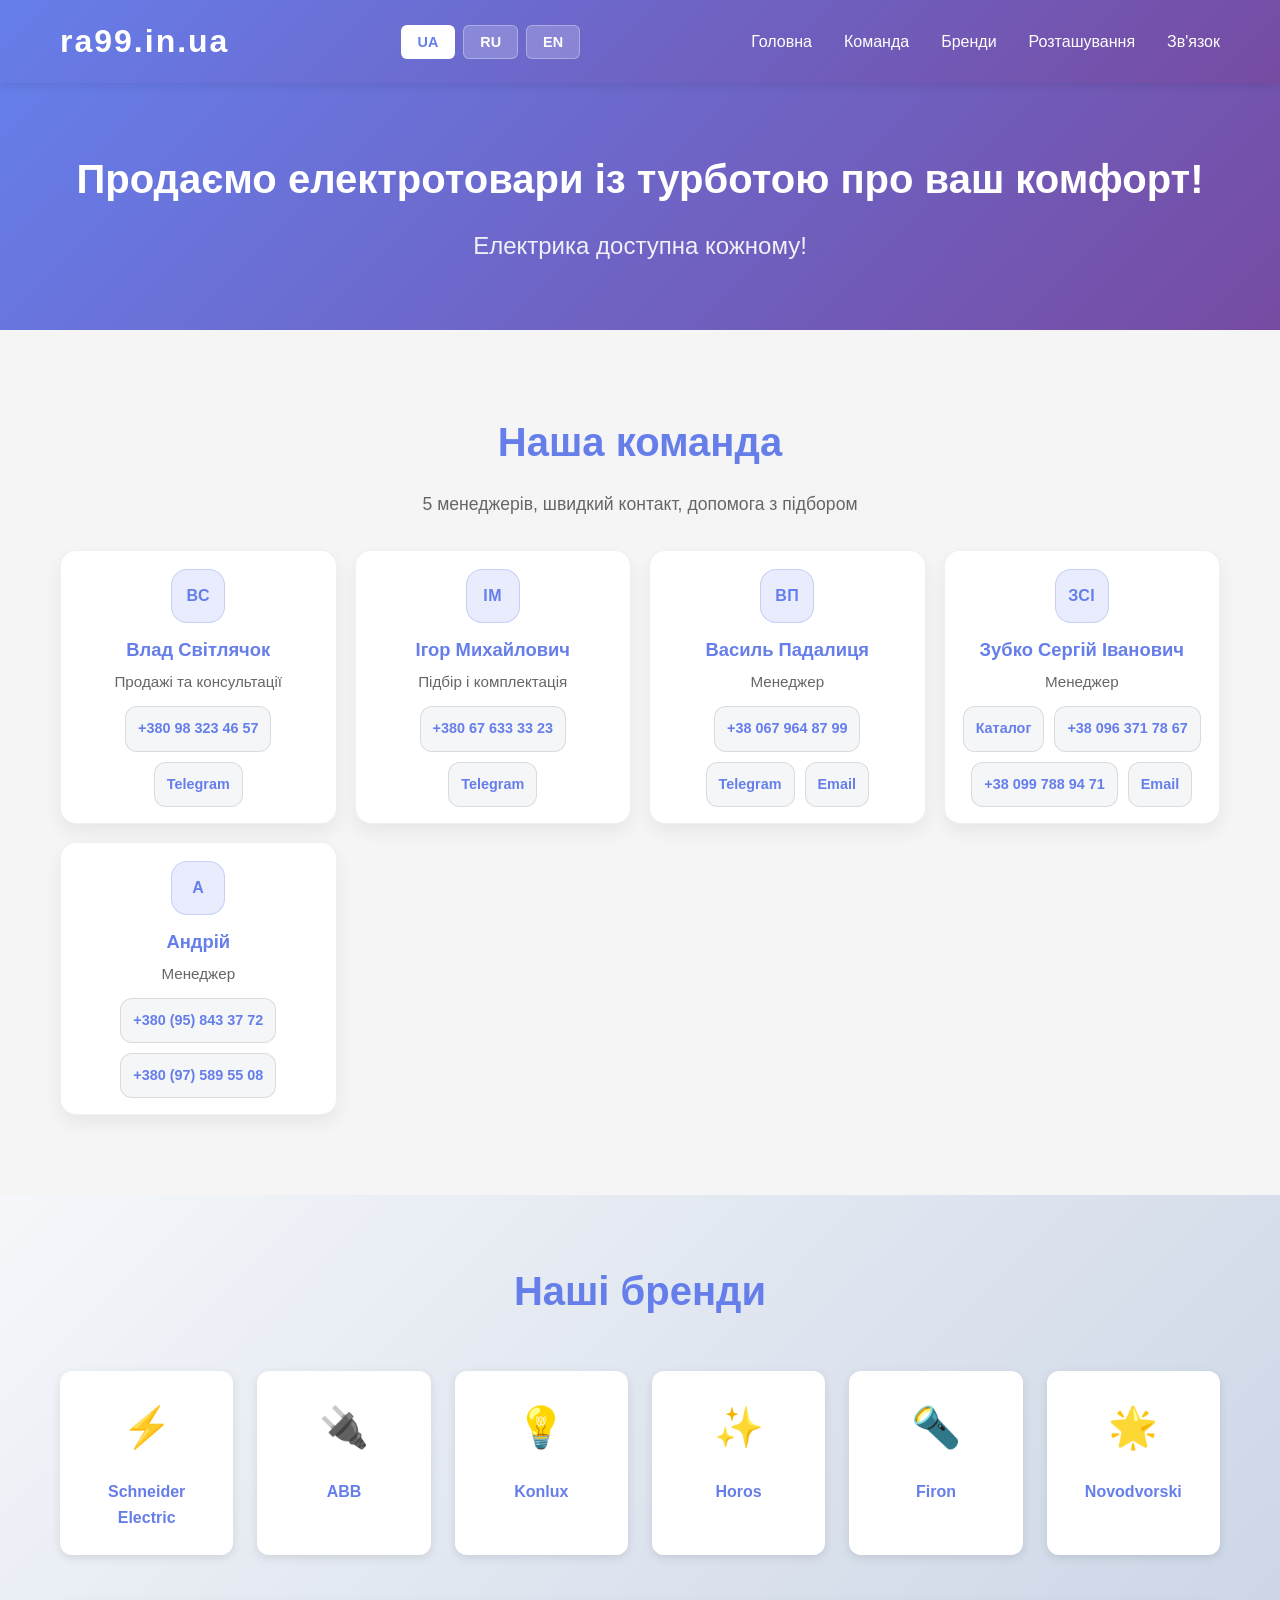
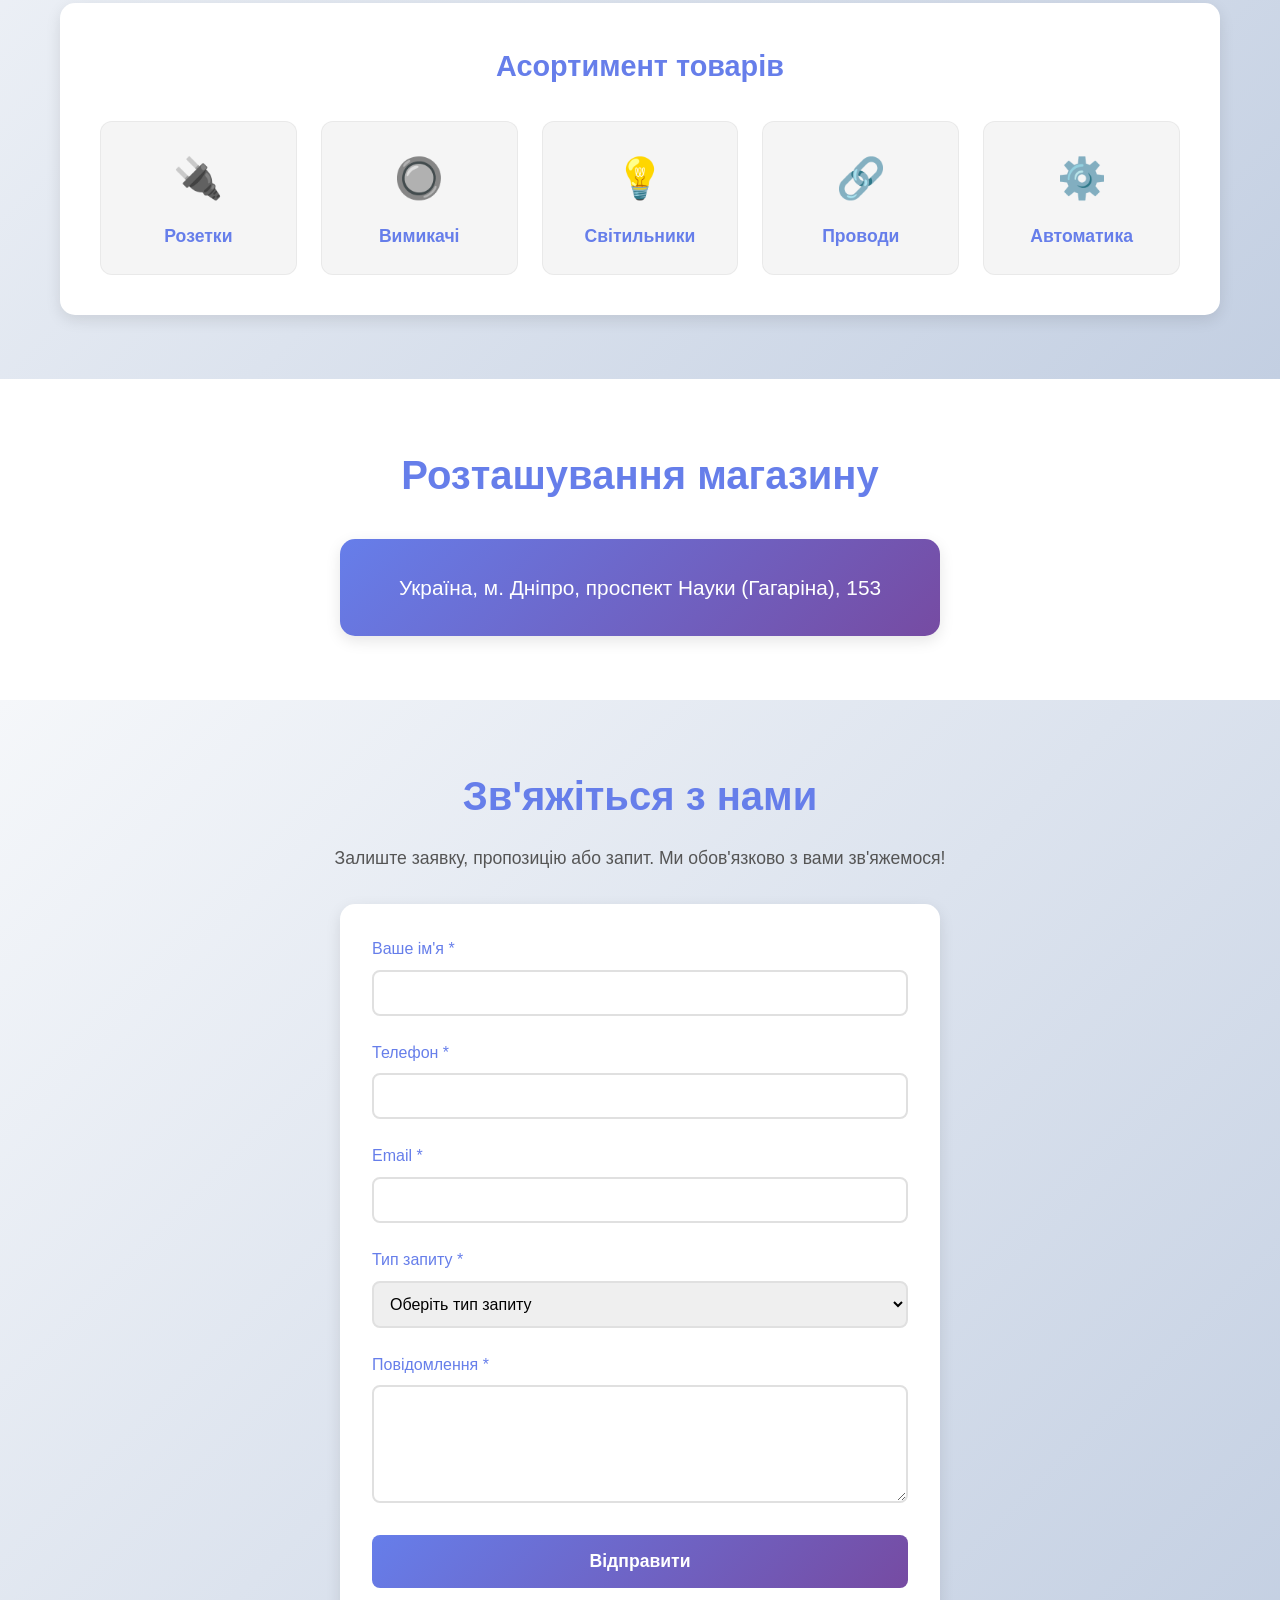
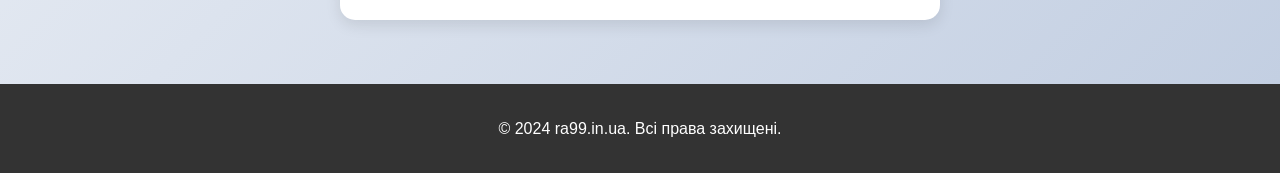
<file: index.html>
<!DOCTYPE html>
<html lang="uk" id="htmlLang">
<head>
    <meta charset="UTF-8">
    <meta name="viewport" content="width=device-width, initial-scale=1.0">
    <title>ra99.in.ua - Електротовари</title>
    <link rel="stylesheet" href="styles.css">
</head>
<body>
    <header>
        <div class="container">
            <h1 class="logo">ra99.in.ua</h1>
            <div class="lang-switcher">
                <button class="lang-btn" data-lang="uk" title="Українська">UA</button>
                <button class="lang-btn" data-lang="ru" title="Русский">RU</button>
                <button class="lang-btn" data-lang="en" title="English">EN</button>
            </div>
            <nav>
                <ul>
                    <li><a href="#home" data-i18n="nav.home">Головна</a></li>
                    <li><a href="#team" data-i18n="nav.team">Команда</a></li>
                    <li><a href="#brands" data-i18n="nav.brands">Бренди</a></li>
                    <li><a href="#location" data-i18n="nav.location">Розташування</a></li>
                    <li><a href="#contact" data-i18n="nav.contact">Зв'язок</a></li>
                </ul>
            </nav>
        </div>
    </header>

    <main>
        <section id="home" class="hero">
            <div class="container">
                <h2 data-i18n="hero.title">Продаємо електротовари із турботою про ваш комфорт!</h2>
                <p class="tagline" data-i18n="hero.tagline">Електрика доступна кожному!</p>
            </div>
        </section>

        <section class="team" id="team">
            <div class="container">
                <h2 class="section-title" data-i18n="team.title">Наша команда</h2>
                <p class="section-subtitle" data-i18n="team.subtitle">5 менеджерів, швидкий контакт, допомога з підбором</p>

                <div class="team-grid">
                    <!-- Влад -->
                    <article class="team-card">
                        <div class="avatar">ВС</div>
                        <h3 class="team-name" data-i18n="team.vlad.name">Влад Світлячок</h3>
                        <p class="team-role" data-i18n="team.vlad.role">Продажи и консультации</p>

                        <div class="team-links">
                            <a class="team-link" href="tel:+380983234657">+380 98 323 46 57</a>
                            <a class="team-link" href="https://t.me/+380983234657" target="_blank" rel="noopener noreferrer">
                                Telegram
                            </a>
                        </div>
                    </article>

                    <!-- Ігор -->
                    <article class="team-card">
                        <div class="avatar">ІМ</div>
                        <h3 class="team-name" data-i18n="team.igor.name">Ігор Михайлович</h3>
                        <p class="team-role" data-i18n="team.igor.role">Подбор и комплектация</p>

                        <div class="team-links">
                            <a class="team-link" href="tel:+380676333323">+380 67 633 33 23</a>
                            <a class="team-link" href="https://t.me/+380676333323" target="_blank" rel="noopener noreferrer">
                                Telegram
                            </a>
                        </div>
                    </article>

                    <!-- Василь -->
                    <article class="team-card">
                        <div class="avatar">ВП</div>
                        <h3 class="team-name" data-i18n="team.vasil.name">Василь Падалиця</h3>
                        <p class="team-role" data-i18n="team.vasil.role">Менеджер</p>

                        <div class="team-links">
                            <a class="team-link" href="tel:+380679648799">+38 067 964 87 99</a>
                            <a class="team-link" href="https://t.me/+380679648799" target="_blank" rel="noopener noreferrer">
                                Telegram
                            </a>
                            <a class="team-link" href="mailto:vasil.ra99@gmail.com">Email</a>
                        </div>
                    </article>

                    <!-- Сергій -->
                    <article class="team-card">
                        <div class="avatar">ЗСІ</div>
                        <h3 class="team-name" data-i18n="team.sergiy.name">Зубко Сергій Іванович</h3>
                        <p class="team-role" data-i18n="team.sergiy.role">Менеджер</p>

                        <div class="team-links">
                            <a class="team-link" href="https://LED-SVET-DNEPR.uaprom.net" target="_blank" rel="noopener noreferrer" data-i18n="team.catalog">
                                Каталог
                            </a>
                            <a class="team-link" href="tel:+380963717867">+38 096 371 78 67</a>
                            <a class="team-link" href="tel:+380997889471">+38 099 788 94 71</a>
                            <a class="team-link" href="mailto:Led.svet.dnepr@gmail.com">Email</a>
                        </div>
                    </article>

                    <!-- Андрій -->
                    <article class="team-card">
                        <div class="avatar">А</div>
                        <h3 class="team-name" data-i18n="team.andriy.name">Андрій</h3>
                        <p class="team-role" data-i18n="team.andriy.role">Менеджер</p>

                        <div class="team-links">
                            <a class="team-link" href="tel:+380958433772">+380 (95) 843 37 72</a>
                            <a class="team-link" href="tel:+380975895508">+380 (97) 589 55 08</a>
                        </div>
                    </article>
                </div>
            </div>
        </section>

        <section id="brands" class="brands-section">
            <div class="container">
                <h2 data-i18n="brands.title">Наші бренди</h2>
                <div class="brands-grid">
                    <div class="brand-card">
                        <div class="brand-icon">⚡</div>
                        <div class="brand-name">Schneider Electric</div>
                    </div>
                    <div class="brand-card">
                        <div class="brand-icon">🔌</div>
                        <div class="brand-name">ABB</div>
                    </div>
                    <div class="brand-card">
                        <div class="brand-icon">💡</div>
                        <div class="brand-name">Konlux</div>
                    </div>
                    <div class="brand-card">
                        <div class="brand-icon">✨</div>
                        <div class="brand-name">Horos</div>
                    </div>
                    <div class="brand-card">
                        <div class="brand-icon">🔦</div>
                        <div class="brand-name">Firon</div>
                    </div>
                    <div class="brand-card">
                        <div class="brand-icon">🌟</div>
                        <div class="brand-name">Novodvorski</div>
                    </div>
                </div>
                <div class="products-section">
                    <h3 data-i18n="products.title">Асортимент товарів</h3>
                    <div class="products-grid">
                        <div class="product-item">
                            <div class="product-icon">🔌</div>
                            <h4 data-i18n="products.sockets">Розетки</h4>
                        </div>
                        <div class="product-item">
                            <div class="product-icon">🔘</div>
                            <h4 data-i18n="products.switches">Вимикачі</h4>
                        </div>
                        <div class="product-item">
                            <div class="product-icon">💡</div>
                            <h4 data-i18n="products.lights">Світильники</h4>
                        </div>
                        <div class="product-item">
                            <div class="product-icon">🔗</div>
                            <h4 data-i18n="products.wires">Проводи</h4>
                        </div>
                        <div class="product-item">
                            <div class="product-icon">⚙️</div>
                            <h4 data-i18n="products.automation">Автоматика</h4>
                        </div>
                    </div>
                </div>
            </div>
        </section>

        <section id="location" class="location-section">
            <div class="container">
                <h2 data-i18n="location.title">Розташування магазину</h2>
                <div class="address-card">
                    <p class="address" data-i18n="location.address">Україна, м. Дніпро, проспект Науки (Гагаріна), 153</p>
                </div>
            </div>
        </section>

        <section id="contact" class="contact-section">
            <div class="container">
                <h2 data-i18n="contact.title">Зв'яжіться з нами</h2>
                <p class="form-description" data-i18n="contact.description">Залиште заявку, пропозицію або запит. Ми обов'язково з вами зв'яжемося!</p>
                <form id="contactForm" class="contact-form">
                    <div class="form-group">
                        <label for="name" data-i18n="form.name">Ваше ім'я *</label>
                        <input type="text" id="name" name="name" required>
                    </div>
                    <div class="form-group">
                        <label for="phone" data-i18n="form.phone">Телефон *</label>
                        <input type="tel" id="phone" name="phone" required>
                    </div>
                    <div class="form-group">
                        <label for="email" data-i18n="form.email">Email *</label>
                        <input type="email" id="email" name="email" required>
                    </div>
                    <div class="form-group">
                        <label for="type" data-i18n="form.type">Тип запиту *</label>
                        <select id="type" name="type" required>
                            <option value="" data-i18n="form.typeSelect">Оберіть тип запиту</option>
                            <option value="order" data-i18n="form.order">Замовлення</option>
                            <option value="proposal" data-i18n="form.proposal">Пропозиція</option>
                            <option value="review" data-i18n="form.review">Відгук</option>
                            <option value="complaint" data-i18n="form.complaint">Скарга</option>
                            <option value="other" data-i18n="form.other">Інше</option>
                        </select>
                    </div>
                    <div class="form-group">
                        <label for="message" data-i18n="form.message">Повідомлення *</label>
                        <textarea id="message" name="message" rows="5" required></textarea>
                    </div>
                    <button type="submit" class="submit-btn" data-i18n="form.submit">Відправити</button>
                </form>
                <div id="formMessage" class="form-message"></div>
            </div>
        </section>
    </main>

    <footer>
        <div class="container">
            <p>&copy; 2024 ra99.in.ua. Всі права захищені.</p>
        </div>
    </footer>

    <script src="script.js"></script>
</body>
</html>
</file>
<file: styles.css>
* {
    margin: 0;
    padding: 0;
    box-sizing: border-box;
}

:root {
    --primary-color: #667eea;
    --secondary-color: #ffffff;
    --bg-light: #f5f5f5;
    --text-light: #666;
}

body {
    font-family: 'Segoe UI', Tahoma, Geneva, Verdana, sans-serif;
    line-height: 1.6;
    color: #333;
    background-color: var(--bg-light);
}

.container {
    max-width: 1200px;
    margin: 0 auto;
    padding: 0 20px;
}

/* Header */
header {
    background: linear-gradient(135deg, #667eea 0%, #764ba2 100%);
    color: white;
    padding: 1rem 0;
    box-shadow: 0 2px 10px rgba(0,0,0,0.1);
    position: sticky;
    top: 0;
    z-index: 1000;
}

header .container {
    display: flex;
    justify-content: space-between;
    align-items: center;
}

.lang-switcher {
    display: flex;
    gap: 0.5rem;
}

.lang-btn {
    background: rgba(255, 255, 255, 0.2);
    border: 1px solid rgba(255, 255, 255, 0.3);
    color: white;
    padding: 0.5rem 1rem;
    border-radius: 6px;
    cursor: pointer;
    font-weight: 600;
    transition: all 0.3s;
    font-size: 0.9rem;
}

.lang-btn:hover {
    background: rgba(255, 255, 255, 0.3);
    transform: translateY(-2px);
}

.lang-btn.active {
    background: white;
    color: var(--primary-color);
}

.logo {
    font-size: 2rem;
    font-weight: bold;
    letter-spacing: 2px;
}

nav ul {
    list-style: none;
    display: flex;
    gap: 2rem;
}

nav a {
    color: white;
    text-decoration: none;
    font-weight: 500;
    transition: opacity 0.3s;
}

nav a:hover {
    opacity: 0.8;
}

/* Hero Section */
.hero {
    background: linear-gradient(135deg, #667eea 0%, #764ba2 100%);
    color: white;
    padding: 4rem 0;
    text-align: center;
}

.hero h2 {
    font-size: 2.5rem;
    margin-bottom: 1rem;
}

.tagline {
    font-size: 1.5rem;
    opacity: 0.9;
}

/* Team Section */
.team {
    padding: 5rem 0;
    background: var(--bg-light);
}

.team .section-title {
    text-align: center;
    font-size: 2.5rem;
    margin-bottom: 1rem;
    color: var(--primary-color);
}

.team .section-subtitle {
    text-align: center;
    color: var(--text-light);
    margin-bottom: 2rem;
    font-size: 1.1rem;
}

.team-grid {
    display: grid;
    grid-template-columns: repeat(auto-fit, minmax(250px, 1fr));
    gap: 18px;
    margin-top: 28px;
}

.team-card {
    background: var(--secondary-color);
    border: 1px solid rgba(0,0,0,0.06);
    border-radius: 16px;
    padding: 18px 18px 16px;
    box-shadow: 0 8px 18px rgba(0,0,0,0.06);
    transition: transform .25s ease, box-shadow .25s ease;
    text-align: center;
}

.team-card:hover {
    transform: translateY(-4px);
    box-shadow: 0 12px 26px rgba(0,0,0,0.10);
}

.team-card .avatar {
    width: 54px;
    height: 54px;
    border-radius: 16px;
    display: grid;
    place-items: center;
    font-weight: 800;
    letter-spacing: 0.5px;
    margin: 0 auto 12px;
    background: rgba(102, 126, 234, 0.15);
    border: 1px solid rgba(102, 126, 234, 0.25);
    color: var(--primary-color);
}

.team-name {
    font-size: 1.15rem;
    font-weight: 700;
    margin-bottom: 6px;
    color: var(--primary-color);
}

.team-role {
    color: var(--text-light);
    margin-bottom: 12px;
    font-size: 0.95rem;
}

.team-links {
    display: flex;
    gap: 10px;
    justify-content: center;
    flex-wrap: wrap;
}

.team-link {
    display: inline-block;
    padding: 10px 12px;
    border-radius: 12px;
    border: 1px solid rgba(11,31,51,0.12);
    background: rgba(11,31,51,0.04);
    text-decoration: none;
    color: var(--primary-color);
    font-weight: 600;
    transition: transform .2s ease, background .2s ease;
    font-size: 0.9rem;
}

.team-link:hover {
    transform: translateY(-2px);
    background: rgba(102, 126, 234, 0.12);
}

/* Brands Section */
.brands-section {
    padding: 4rem 0;
    background: linear-gradient(135deg, #f5f7fa 0%, #c3cfe2 100%);
}

.brands-section h2 {
    text-align: center;
    font-size: 2.5rem;
    margin-bottom: 3rem;
    color: #667eea;
}

.brands-grid {
    display: grid;
    grid-template-columns: repeat(auto-fit, minmax(150px, 1fr));
    gap: 1.5rem;
    margin-bottom: 3rem;
}

.brand-card {
    background: white;
    padding: 1.5rem;
    border-radius: 12px;
    text-align: center;
    box-shadow: 0 3px 10px rgba(0,0,0,0.1);
    transition: transform 0.3s, box-shadow 0.3s;
    display: flex;
    flex-direction: column;
    align-items: center;
    gap: 0.75rem;
}

.brand-card:hover {
    transform: translateY(-5px);
    box-shadow: 0 5px 20px rgba(0,0,0,0.15);
}

.brand-icon {
    font-size: 2.5rem;
    margin-bottom: 0.5rem;
}

.brand-name {
    font-weight: 600;
    font-size: 1rem;
    color: var(--primary-color);
}

.products-section {
    background: white;
    padding: 2.5rem;
    border-radius: 15px;
    box-shadow: 0 5px 15px rgba(0,0,0,0.1);
    margin-top: 3rem;
}

.products-section h3 {
    color: var(--primary-color);
    margin-bottom: 2rem;
    text-align: center;
    font-size: 1.8rem;
}

.products-grid {
    display: grid;
    grid-template-columns: repeat(auto-fit, minmax(150px, 1fr));
    gap: 1.5rem;
}

.product-item {
    background: var(--bg-light);
    padding: 1.5rem;
    border-radius: 12px;
    text-align: center;
    transition: transform 0.3s, box-shadow 0.3s;
    border: 1px solid rgba(0,0,0,0.05);
}

.product-item:hover {
    transform: translateY(-3px);
    box-shadow: 0 5px 15px rgba(0,0,0,0.1);
}

.product-icon {
    font-size: 2.5rem;
    margin-bottom: 0.75rem;
}

.product-item h4 {
    color: var(--primary-color);
    font-size: 1.1rem;
    font-weight: 600;
    margin: 0;
}

/* Location Section */
.location-section {
    padding: 4rem 0;
    background: white;
}

.location-section h2 {
    text-align: center;
    font-size: 2.5rem;
    margin-bottom: 2rem;
    color: #667eea;
}

.address-card {
    background: linear-gradient(135deg, #667eea 0%, #764ba2 100%);
    color: white;
    padding: 2rem;
    border-radius: 15px;
    text-align: center;
    max-width: 600px;
    margin: 0 auto;
    box-shadow: 0 5px 15px rgba(0,0,0,0.1);
}

.address {
    font-size: 1.3rem;
    font-weight: 500;
}

/* Contact Section */
.contact-section {
    padding: 4rem 0;
    background: linear-gradient(135deg, #f5f7fa 0%, #c3cfe2 100%);
}

.contact-section h2 {
    text-align: center;
    font-size: 2.5rem;
    margin-bottom: 1rem;
    color: #667eea;
}

.form-description {
    text-align: center;
    margin-bottom: 2rem;
    color: #555;
    font-size: 1.1rem;
}

.contact-form {
    max-width: 600px;
    margin: 0 auto;
    background: white;
    padding: 2rem;
    border-radius: 15px;
    box-shadow: 0 5px 15px rgba(0,0,0,0.1);
}

.form-group {
    margin-bottom: 1.5rem;
}

.form-group label {
    display: block;
    margin-bottom: 0.5rem;
    color: #667eea;
    font-weight: 500;
}

.form-group input,
.form-group select,
.form-group textarea {
    width: 100%;
    padding: 0.75rem;
    border: 2px solid #e0e0e0;
    border-radius: 8px;
    font-size: 1rem;
    transition: border-color 0.3s;
    font-family: inherit;
}

.form-group input:focus,
.form-group select:focus,
.form-group textarea:focus {
    outline: none;
    border-color: #667eea;
}

.submit-btn {
    width: 100%;
    padding: 1rem;
    background: linear-gradient(135deg, #667eea 0%, #764ba2 100%);
    color: white;
    border: none;
    border-radius: 8px;
    font-size: 1.1rem;
    font-weight: bold;
    cursor: pointer;
    transition: transform 0.3s, box-shadow 0.3s;
}

.submit-btn:hover {
    transform: translateY(-2px);
    box-shadow: 0 5px 15px rgba(102, 126, 234, 0.4);
}

.submit-btn:active {
    transform: translateY(0);
}

.form-message {
    margin-top: 1rem;
    padding: 1rem;
    border-radius: 8px;
    text-align: center;
    display: none;
}

.form-message.success {
    background: #d4edda;
    color: #155724;
    border: 1px solid #c3e6cb;
    display: block;
}

.form-message.error {
    background: #f8d7da;
    color: #721c24;
    border: 1px solid #f5c6cb;
    display: block;
}

/* Footer */
footer {
    background: #333;
    color: white;
    text-align: center;
    padding: 2rem 0;
}

/* Responsive */
@media (max-width: 768px) {
    header .container {
        flex-direction: column;
        gap: 1rem;
    }
    
    .lang-switcher {
        order: -1;
        align-self: flex-end;
    }

    nav ul {
        flex-direction: column;
        gap: 0.5rem;
        text-align: center;
    }

    .hero h2 {
        font-size: 1.8rem;
    }

    .tagline {
        font-size: 1.2rem;
    }

    .team-grid {
        grid-template-columns: 1fr;
    }
    
    .team {
        padding: 3rem 0;
    }

    .brands-grid {
        grid-template-columns: repeat(2, 1fr);
    }
}
</file>
